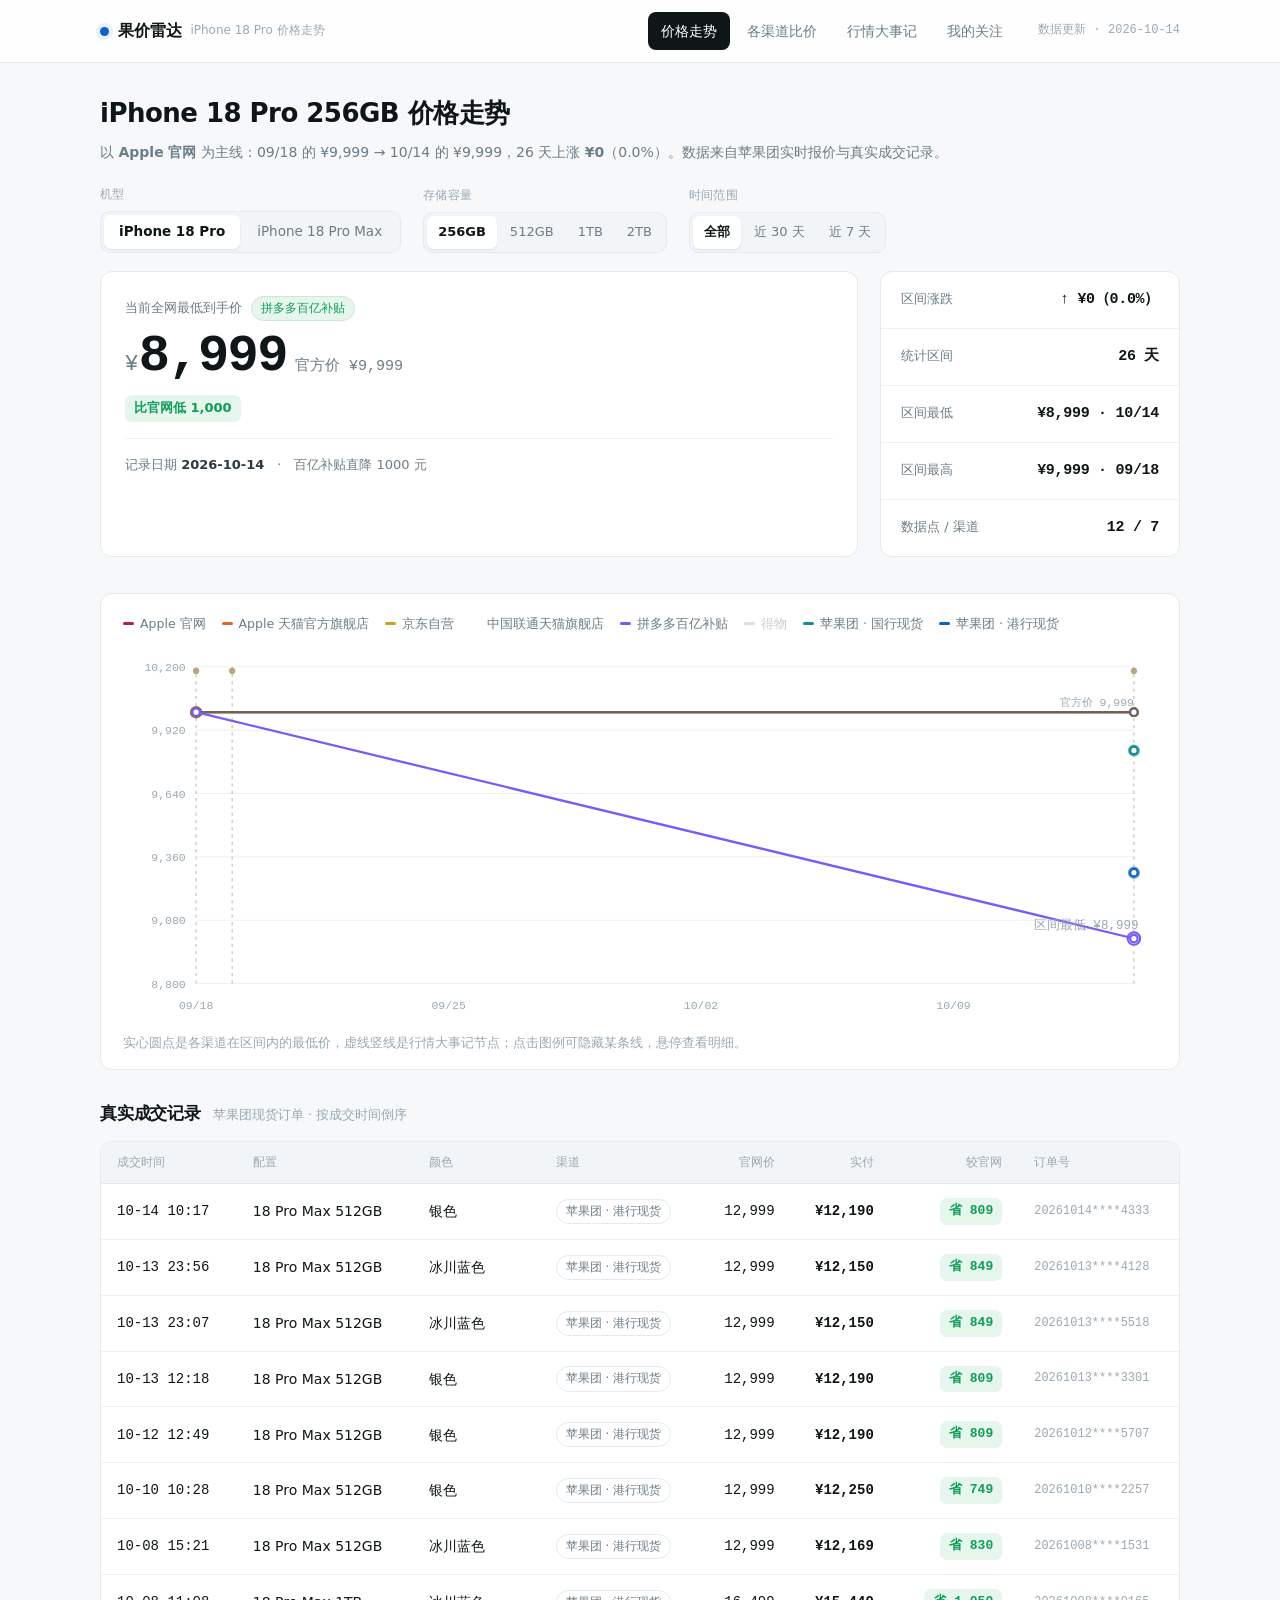
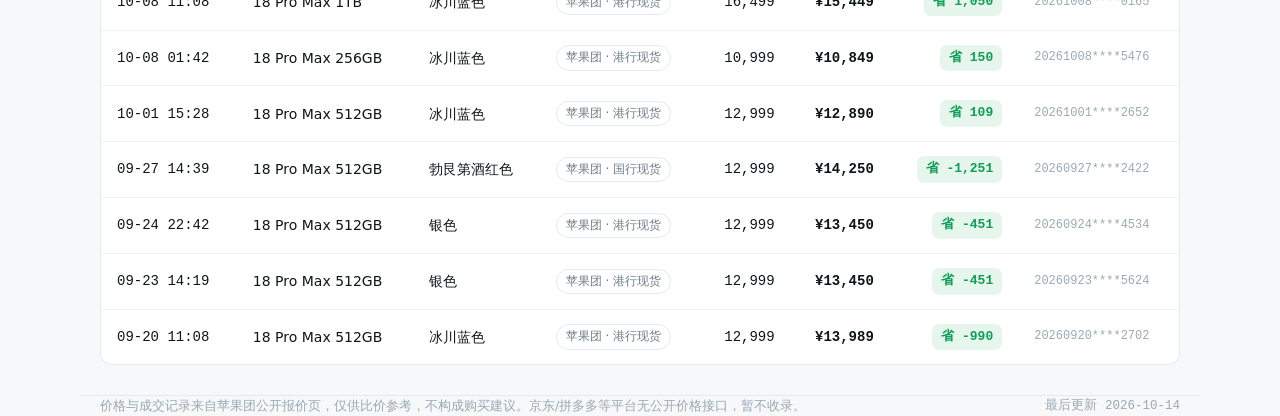
<file: index.html>
<!doctype html>
<html lang="zh-CN">
<head>
<meta charset="utf-8">
<meta name="viewport" content="width=device-width,initial-scale=1">
<meta name="theme-color" content="#ffffff">
<title>果价雷达 · iPhone 18 Pro 价格走势与成交记录</title>
<meta name="description" content="跟踪 iPhone 18 Pro / Pro Max 的价格走势：苹果团国行/港行现货实时报价、真实成交记录、行情大事记，看清单机什么时候最值得入手。">
<link rel="icon" href="data:image/svg+xml,%3Csvg xmlns='http://www.w3.org/2000/svg' viewBox='0 0 32 32'%3E%3Ccircle cx='16' cy='16' r='12' fill='%230b63c5'/%3E%3C/svg%3E">
<link rel="stylesheet" href="styles.css">
</head>
<body>

<header class="topbar">
  <div class="wrap topbar-in">
    <a class="brand" href="#/">
      <span class="brand-dot"></span>
      果价雷达 <small>iPhone 18 Pro 价格走势</small>
    </a>
    <nav class="nav" id="nav"></nav>
    <span class="stamp" id="stamp"></span>
  </div>
</header>

<main class="wrap" id="view"></main>

<footer class="wrap">
  <span id="foot-note"></span>
  <span class="mono" id="foot-time"></span>
</footer>

<div class="tip" id="tip"></div>

<script src="app.js"></script>
</body>
</html>
</file>
<file: styles.css>
/* 果价雷达 · iPhone 18 Pro 全网比价 */
:root{
  --ink:#0f1618; --ink-2:#2a3a42; --muted:#6c7d87; --faint:#9aa9b3;
  --line:#e4eaee; --line-2:#eef2f5;
  --bg:#f6f8fa; --card:#ffffff; --sunk:#f2f5f7;
  --accent:#0b63c5; --accent-soft:#e8f1fc;
  --down:#0f9d58; --down-soft:#e6f6ec;   /* 低于官网（便宜） */
  --up:#d93b32;   --up-soft:#fdeceb;     /* 高于官网（贵） */
  --warn:#c8871a; --warn-soft:#fdf3e0;
  --radius:12px;
  --mono:"SF Mono",ui-monospace,Menlo,Consolas,monospace;
}
*{box-sizing:border-box}
html,body{margin:0;padding:0}
body{
  background:var(--bg); color:var(--ink);
  font:15px/1.6 -apple-system,BlinkMacSystemFont,"PingFang SC","Hiragino Sans GB","Microsoft YaHei",system-ui,sans-serif;
  -webkit-font-smoothing:antialiased;
}
a{color:var(--accent);text-decoration:none}
a:hover{text-decoration:underline}
button{font:inherit;cursor:pointer}
.wrap{max-width:1120px;margin:0 auto;padding:0 20px}

/* ---------- top bar ---------- */
.topbar{position:sticky;top:0;z-index:50;background:rgba(255,255,255,.86);backdrop-filter:saturate(180%) blur(12px);border-bottom:1px solid var(--line)}
.topbar-in{display:flex;align-items:center;gap:22px;height:62px}
.brand{display:flex;align-items:center;gap:9px;font-weight:700;font-size:16px;letter-spacing:-.01em;color:var(--ink);text-decoration:none}
.brand:hover{text-decoration:none}
.brand-dot{width:9px;height:9px;border-radius:50%;background:var(--accent);box-shadow:0 0 0 4px var(--accent-soft)}
.brand small{font-weight:400;color:var(--faint);font-size:12px;letter-spacing:0}
.nav{display:flex;gap:4px;margin-left:auto}
.nav button{background:none;border:0;padding:8px 13px;border-radius:8px;color:var(--muted);font-size:14px;transition:.15s}
.nav button:hover{background:var(--sunk);color:var(--ink)}
.nav button.on{background:var(--ink);color:#fff}
.stamp{font-size:12px;color:var(--faint);font-family:var(--mono);white-space:nowrap}

/* ---------- generic ---------- */
.card{background:var(--card);border:1px solid var(--line);border-radius:var(--radius)}
.sect{margin:30px 0}
.sect-head{display:flex;align-items:baseline;gap:12px;margin:0 0 14px}
.sect-head h2{margin:0;font-size:17px;letter-spacing:-.01em}
.sect-head .hint{color:var(--faint);font-size:13px}
.mono{font-family:var(--mono);font-variant-numeric:tabular-nums}
.pill{display:inline-flex;align-items:center;gap:5px;font-size:12px;padding:2px 9px;border-radius:999px;border:1px solid var(--line);color:var(--muted);background:#fff;white-space:nowrap}
.pill.official{color:var(--accent);border-color:#cfe0f5;background:var(--accent-soft)}
.pill.self{color:#5b4bc4;border-color:#ddd6f7;background:#f0edfd}
.pill.subsidy{color:var(--down);border-color:#cbe9d7;background:var(--down-soft)}
.pill.operator{color:#0f8f95;border-color:#c8e8e9;background:#e6f6f7}
.pill.resale{color:var(--warn);border-color:#f0dcb4;background:var(--warn-soft)}
.empty{color:var(--faint);text-align:center;padding:38px 10px;font-size:14px}

/* ---------- hero ---------- */
.hero{padding:30px 0 6px}
.hero h1{margin:0 0 6px;font-size:26px;letter-spacing:-.02em}
.hero .sub{color:var(--muted);font-size:14px;margin:0}
.selector{display:flex;flex-wrap:wrap;gap:22px;align-items:flex-end;margin:22px 0 18px}
.field{display:flex;flex-direction:column;gap:7px}
.field>label{font-size:12px;color:var(--faint);letter-spacing:.02em}
.seg{display:inline-flex;background:var(--sunk);border:1px solid var(--line);border-radius:10px;padding:3px;gap:2px}
.seg button{border:0;background:none;padding:6px 15px;border-radius:7px;font-size:13.5px;color:var(--muted);white-space:nowrap}
.seg button.on{background:#fff;color:var(--ink);font-weight:600;box-shadow:0 1px 2px rgba(16,32,40,.09)}
.seg.tight button{padding:6px 11px;font-size:13px}

.best{display:grid;grid-template-columns:minmax(0,1fr) 300px;gap:22px;align-items:stretch;margin-top:4px}
.best-main{padding:24px}
.best-main .k{font-size:13px;color:var(--muted);margin-bottom:10px;display:flex;align-items:center;gap:9px;flex-wrap:wrap}
.best-main .price{font-size:52px;line-height:1;font-weight:700;letter-spacing:-.03em;font-family:var(--mono)}
.best-main .price .cur{font-size:22px;font-weight:500;color:var(--muted);margin-right:2px}
.best-main .price .sub{font-size:15px;color:var(--muted);font-weight:400;margin-left:8px;letter-spacing:0}
.delta{display:inline-flex;align-items:center;gap:4px;font-size:13px;padding:3px 9px;border-radius:7px;font-weight:600}
.delta.down{color:var(--down);background:var(--down-soft)}
.delta.up{color:var(--up);background:var(--up-soft)}
.delta.flat{color:var(--muted);background:var(--sunk)}
.best-main .meta{margin-top:16px;padding-top:14px;border-top:1px solid var(--line-2);font-size:13px;color:var(--muted);line-height:1.9}
.best-main .meta b{color:var(--ink-2);font-weight:600}
.best-side{display:flex;flex-direction:column}
.stat{padding:16px 20px;border-bottom:1px solid var(--line-2);display:flex;justify-content:space-between;align-items:baseline;gap:10px}
.stat:last-child{border-bottom:0;flex:1}
.stat .lab{font-size:13px;color:var(--muted)}
.stat .val{font-family:var(--mono);font-size:19px;font-weight:600;letter-spacing:-.02em}
.stat .val.sm{font-size:15px}

/* ---------- channel table ---------- */
.tbl{width:100%;border-collapse:collapse;font-size:14px}
.tbl th{text-align:left;font-weight:500;font-size:12px;color:var(--faint);padding:11px 16px;border-bottom:1px solid var(--line);background:var(--sunk);white-space:nowrap}
.tbl td{padding:14px 16px;border-bottom:1px solid var(--line-2);vertical-align:middle}
.tbl tr:last-child td{border-bottom:0}
.tbl tbody tr:hover{background:#fbfcfd}
.tbl .num{font-family:var(--mono);font-variant-numeric:tabular-nums;text-align:right;white-space:nowrap}
.tbl .ch-name{font-weight:600;display:flex;align-items:center;gap:8px;flex-wrap:wrap}
.tbl .note{font-size:12.5px;color:var(--muted);margin-top:3px;line-height:1.5}
.tbl .src{font-size:11.5px;color:var(--faint);margin-top:3px}
.best-row{background:var(--down-soft)!important}
.best-row td:first-child{box-shadow:inset 3px 0 0 var(--down)}
.tagbest{font-size:11px;font-weight:700;color:#fff;background:var(--down);padding:2px 7px;border-radius:5px}
.oos{color:var(--faint);font-size:12.5px}

/* ---------- chart ---------- */
.chart-box{padding:20px 18px 12px}
.chart-legend{display:flex;flex-wrap:wrap;gap:16px;padding:0 4px 14px}
.chart-legend span{display:inline-flex;align-items:center;gap:6px;font-size:12.5px;color:var(--muted);cursor:pointer;user-select:none}
.chart-legend i{width:11px;height:3px;border-radius:2px;display:inline-block}
.chart-legend span.off{opacity:.32}
.chart-legend span.nodata{opacity:.38;cursor:default}
.chart-legend span.nodata i{opacity:.6}
svg.chart{display:block;width:100%;height:auto;overflow:visible}
.grid-line{stroke:var(--line-2);stroke-width:1}
.axis-t{fill:var(--faint);font-size:11px;font-family:var(--mono)}
.tip{position:fixed;z-index:99;pointer-events:none;background:#0f1618;color:#fff;font-size:12px;padding:7px 10px;border-radius:7px;line-height:1.5;white-space:nowrap;font-family:var(--mono);box-shadow:0 4px 14px rgba(0,0,0,.18);opacity:0;transition:opacity .12s}
.tip.on{opacity:1}

/* ---------- timeline ---------- */
.tl{position:relative;padding:8px 0 4px 26px}
.tl:before{content:"";position:absolute;left:7px;top:14px;bottom:14px;width:2px;background:var(--line)}
.tl-item{position:relative;padding:0 0 22px}
.tl-item:last-child{padding-bottom:4px}
.tl-item:before{content:"";position:absolute;left:-23px;top:6px;width:10px;height:10px;border-radius:50%;background:#fff;border:2px solid var(--faint)}
.tl-item.launch:before{border-color:var(--accent);background:var(--accent)}
.tl-item.price:before{border-color:var(--down);background:var(--down)}
.tl-item.onsale:before{border-color:var(--up);background:var(--up)}
.tl-date{font-family:var(--mono);font-size:12px;color:var(--faint)}
.tl-item h3{margin:3px 0 6px;font-size:15.5px}
.tl-item p{margin:0;font-size:13.5px;color:var(--muted);line-height:1.75}

/* ---------- watch ---------- */
.watch-grid{display:grid;grid-template-columns:repeat(auto-fill,minmax(268px,1fr));gap:14px}
.wcard{padding:16px 18px}
.wcard .top{display:flex;justify-content:space-between;align-items:flex-start;gap:10px}
.wcard .name{font-weight:600;font-size:15px}
.wcard .cur{margin:10px 0 2px;font-family:var(--mono);font-size:24px;font-weight:700;letter-spacing:-.02em}
.wcard .goal{font-size:12.5px;color:var(--muted);margin-top:2px}
.wcard .reach{margin-top:10px;font-size:12.5px;padding:5px 10px;border-radius:7px;display:inline-block}
.wcard .reach.yes{background:var(--down-soft);color:var(--down);font-weight:600}
.wcard .reach.no{background:var(--sunk);color:var(--muted)}
.xbtn{background:none;border:0;color:var(--faint);font-size:16px;line-height:1;padding:2px 4px}
.xbtn:hover{color:var(--up)}
.form-row{display:flex;gap:10px;flex-wrap:wrap;align-items:flex-end}
input,select{font:inherit;padding:8px 11px;border:1px solid var(--line);border-radius:9px;background:#fff;color:var(--ink);min-width:0}
input:focus,select:focus{outline:2px solid var(--accent-soft);border-color:var(--accent)}
.btn{border:0;background:var(--accent);color:#fff;padding:9px 17px;border-radius:9px;font-size:14px;font-weight:500}
.btn:hover{background:#0a55a8}
.btn.ghost{background:#fff;color:var(--ink-2);border:1px solid var(--line)}
.btn.ghost:hover{background:var(--sunk)}
.btn:disabled{opacity:.5;cursor:not-allowed}

/* ---------- admin ---------- */
.notice{display:flex;gap:10px;align-items:flex-start;background:var(--warn-soft);border:1px solid #f0dcb4;color:#7a5610;padding:12px 15px;border-radius:10px;font-size:13.5px;line-height:1.7}
.notice b{color:#5f430c}
.grid-wrap{overflow-x:auto}
table.entry{border-collapse:separate;border-spacing:0;font-size:13.5px;width:100%}
table.entry th,table.entry td{border-bottom:1px solid var(--line-2);padding:7px 8px;text-align:left;white-space:nowrap}
table.entry th{font-size:12px;color:var(--faint);font-weight:500;position:sticky;top:0;background:var(--sunk);z-index:2}
table.entry td.vname{font-weight:600;font-size:13px}
table.entry input{width:96px;padding:6px 8px;font-family:var(--mono);font-size:13px}
table.entry .diff{font-family:var(--mono);font-size:12px}
.row-actions{display:flex;gap:10px;align-items:center;margin-top:16px;flex-wrap:wrap}
.code{background:#0f1618;color:#c9e2ff;font-family:var(--mono);font-size:12px;padding:14px 16px;border-radius:10px;overflow:auto;max-height:280px;white-space:pre;line-height:1.6}

/* ---------- footer ---------- */
footer{margin:44px 0 0;border-top:1px solid var(--line);padding:22px 0 40px;color:var(--faint);font-size:12.5px;display:flex;justify-content:space-between;gap:16px;flex-wrap:wrap}

@media(max-width:820px){
  .best{grid-template-columns:1fr}
  .best-main .price{font-size:40px}
  .topbar-in{gap:12px}
  .brand small{display:none}
  .stamp{display:none}
  .nav{margin-left:auto;overflow-x:auto;-webkit-overflow-scrolling:touch;scrollbar-width:none}
  .nav::-webkit-scrollbar{display:none}
  .nav button{flex:0 0 auto;padding:7px 11px;font-size:13.5px}
  /* 窄屏收起「库存」列，保留渠道/优惠/当前价/对比官网 */
  .tbl th:nth-child(5),.tbl td:nth-child(5){display:none}
  .selector{gap:16px}
}
@media(max-width:520px){
  /* 再收起「优惠」列 */
  .tbl th:nth-child(2),.tbl td:nth-child(2){display:none}
  .tbl td,.tbl th{padding:12px 11px}
  .wrap{padding:0 14px}
  .best-main{padding:18px}
  .best-main .price{font-size:34px}
  .hero h1{font-size:22px}
}
</file>
